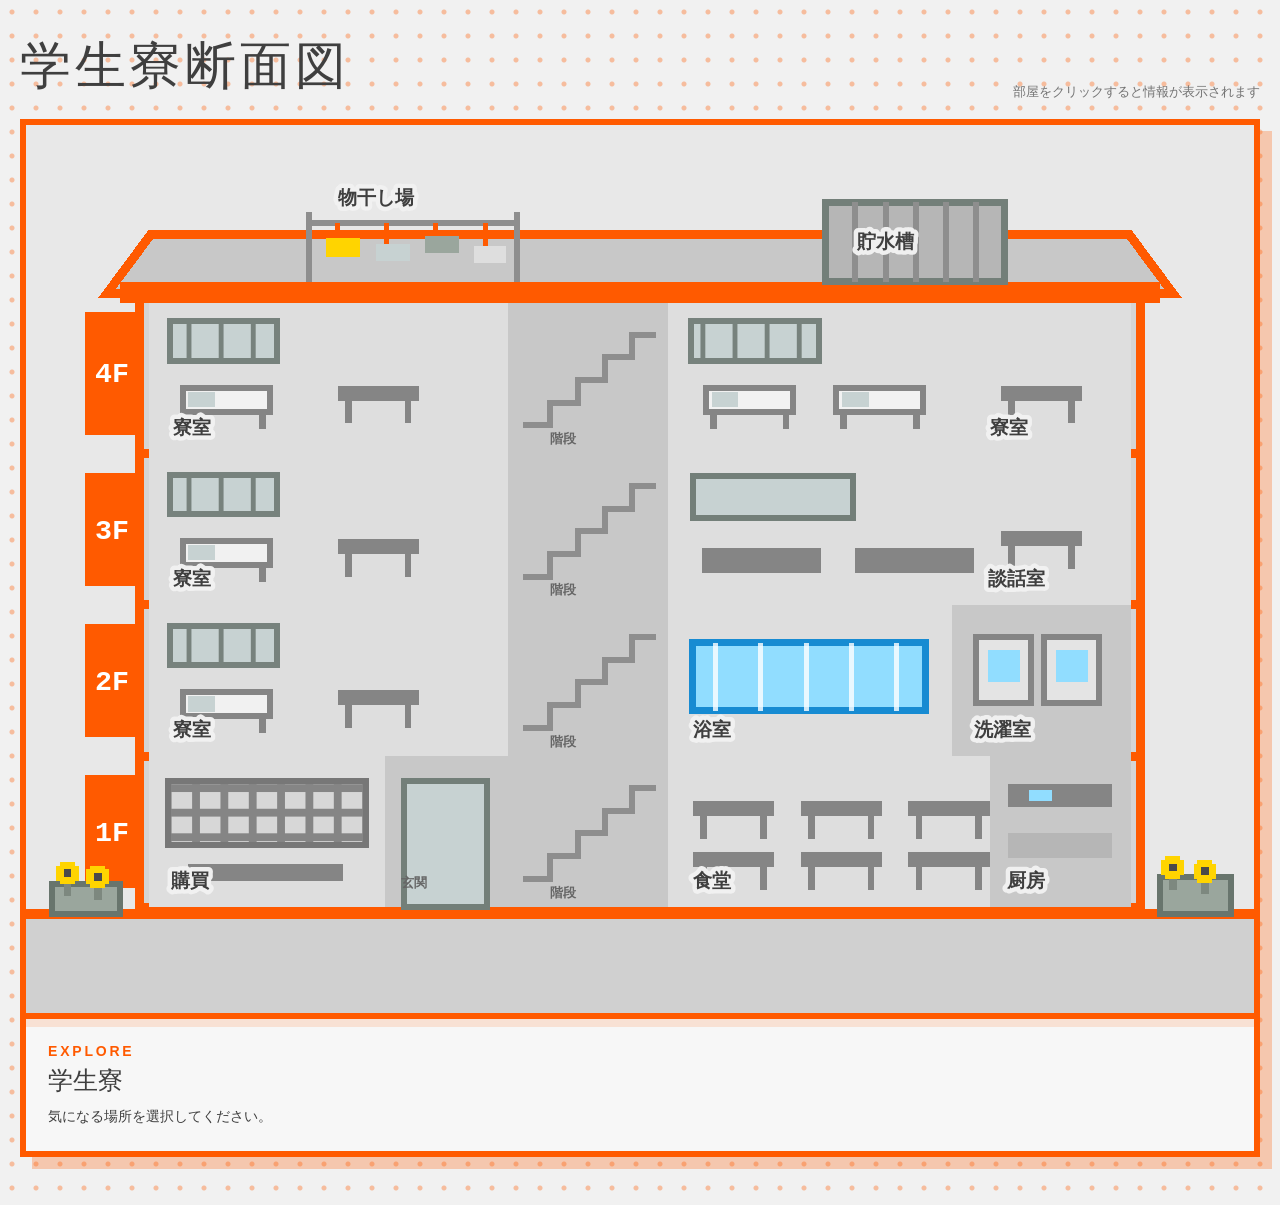
<file: dorm-cross-section-preview.html>
<!doctype html>
<html lang="ja">
<head>
  <meta charset="utf-8">
  <meta name="viewport" content="width=device-width, initial-scale=1">
  <title>夏の学校｜学生寮断面図プレビュー</title>
  <style>
    :root {
      --ink:#3f3f3f; --paper:#f1f1f1; --wall:#a9a9a9; --room:#dedede;
      --room-dark:#c8c8c8; --orange:#ff5a00; --water:#91ddff;
      --water-edge:#178bd2; --green:#9aa69d; --deep-green:#68756d; --yellow:#ffd400;
    }
    * { box-sizing:border-box; }
    body {
      margin:0; min-height:100vh; color:var(--ink);
      font-family:"Hiragino Kaku Gothic ProN","Yu Gothic",ui-monospace,monospace;
      background:radial-gradient(circle,rgba(255,90,0,.35) 0 2px,transparent 3px) 0 0/24px 24px,var(--paper);
    }
    .page { width:min(1420px,100%); margin:0 auto; padding:32px 20px 48px; }
    header { display:flex; align-items:end; justify-content:space-between; gap:24px; margin-bottom:18px; }
    h1 { margin:0; font-size:clamp(28px,4vw,54px); font-weight:500; letter-spacing:.08em; }
    header p { margin:6px 0 0; letter-spacing:.16em; opacity:.72; }
    .hint { font-family:sans-serif; font-size:13px; opacity:.7; text-align:right; }
    .section-shell {
      overflow:hidden; border:6px solid var(--orange); background:#ededed;
      box-shadow:12px 12px 0 rgba(255,90,0,.28);
    }
    svg { display:block; width:100%; height:auto; shape-rendering:crispEdges; image-rendering:pixelated; }
    svg * { vector-effect:non-scaling-stroke; }
    .cut-wall { fill:#d5d5d5; stroke:var(--orange); stroke-width:9; }
    .floor-line { stroke:var(--orange); stroke-width:9; }
    .room-fill { fill:var(--room); }
    .room-alt { fill:var(--room-dark); }
    .pixel-line { fill:none; stroke:#8e8e8e; stroke-width:6; }
    .furniture { fill:#858585; }
    .furniture-light { fill:#b6b6b6; }
    .glass { fill:#c7d2d2; stroke:#737f79; stroke-width:6; }
    .water { fill:var(--water); stroke:var(--water-edge); stroke-width:7; }
    .grass { fill:var(--green); stroke:var(--deep-green); stroke-width:6; }
    .floor-tag { fill:var(--orange); }
    .floor-tag-text { fill:#fff; font-size:30px; font-weight:700; text-anchor:middle; }
    .location { cursor:pointer; outline:none; transition:filter .16s ease; }
    .location:hover,.location:focus-visible { filter:brightness(1.04) drop-shadow(8px 8px 0 rgba(255,90,0,.42)); }
    .location:hover .room-hit,.location:focus-visible .room-hit { fill:rgba(255,90,0,.12); stroke:var(--orange); stroke-width:7; }
    .room-hit { fill:transparent; stroke:transparent; stroke-width:7; }
    .room-label {
      pointer-events: none;
      fill: var(--ink);
      font-size: 20px;
      font-weight: 700;
      paint-order: stroke;
      stroke: rgba(241, 241, 241, .98);
      stroke-width: 9px;
      stroke-linejoin: round;
      stroke-linecap: round;
    }
    .tiny-label { pointer-events:none; fill:#666; font-size:14px; font-weight:700; }
    .info-panel {
      min-height:138px; padding:20px 22px; border-top:6px solid var(--orange);
      background:rgba(248,248,248,.97); box-shadow:inset 0 8px 0 rgba(255,90,0,.14);
    }
    .eyebrow { margin:0 0 6px; font:700 11px/1.2 sans-serif; letter-spacing:.2em; color:var(--orange); }
    .info-panel h2 { margin:0 0 8px; font-size:25px; font-weight:500; }
    .info-panel p { margin:0; line-height:1.8; font-size:14px; }
    .explore-link {
      display:inline-block; margin-top:14px; padding:9px 13px;
      border:3px solid var(--orange); color:var(--orange); background:#fff;
      font-weight:700; text-decoration:none; box-shadow:4px 4px 0 rgba(255,90,0,.25);
    }
    .explore-link:hover,.explore-link:focus-visible { color:#fff; background:var(--orange); }
    .explore-link[hidden] { display:none; }
    @media (max-width:700px) {
      .page { padding:20px 10px 34px; }
      header { align-items:start; flex-direction:column; }
      .hint { text-align:left; }
      .room-label { font-size:27px; }
      .tiny-label { font-size:20px; }
    }
  </style>
</head>
<body>
  <main class="page">
    <header>
      <div>
        <h1>学生寮断面図</h1>
      </div>
      <div class="hint">部屋をクリックすると情報が表示されます</div>
    </header>

    <section class="section-shell" aria-label="学生寮断面図">
      <svg viewBox="0 0 1300 940" role="img" aria-labelledby="dorm-title dorm-desc">
        <title id="dorm-title">四階建て学生寮の断面図</title>
        <desc id="dorm-desc">寮室、浴室、洗濯室、購買、食堂、厨房、談話室を横から切り開いて見た図</desc>
        <defs>
          <pattern id="window-grid" width="34" height="26" patternUnits="userSpaceOnUse">
            <rect width="34" height="26" fill="#c7d2d2"/><rect width="5" height="26" fill="#77827d"/>
          </pattern>
          <pattern id="shelf-grid" width="30" height="26" patternUnits="userSpaceOnUse">
            <rect width="30" height="26" fill="#858585"/><rect x="4" y="4" width="22" height="18" fill="#d7d7d7"/>
          </pattern>
          <g id="bed">
            <rect x="0" y="0" width="92" height="26" fill="#f1f1f1" stroke="#858585" stroke-width="6"/>
            <rect x="6" y="5" width="28" height="16" fill="#c7d2d2"/>
            <rect x="4" y="26" width="7" height="18" fill="#858585"/><rect x="81" y="26" width="7" height="18" fill="#858585"/>
          </g>
          <g id="table">
            <rect width="86" height="16" fill="#858585"/><rect x="8" y="16" width="7" height="24" fill="#858585"/><rect x="71" y="16" width="7" height="24" fill="#858585"/>
          </g>
          <g id="sunflower">
            <rect x="-4" y="4" width="8" height="20" fill="#7d887f"/>
            <rect x="-12" y="-8" width="24" height="16" fill="#ffd400"/>
            <rect x="-8" y="-12" width="16" height="24" fill="#ffd400"/>
            <rect x="-4" y="-4" width="8" height="8" fill="#4a4a4a"/>
          </g>
        </defs>

        <rect width="1300" height="860" fill="#e8e8e8"/>
        <rect y="835" width="1300" height="105" fill="#d0d0d0"/>
        <path d="M0 835H1300" stroke="#ff5a00" stroke-width="10"/>

        <!-- 建物と屋根 -->
        <path d="M120 178H1180V828H120Z" class="cut-wall"/>
        <path d="M86 178H1214L1168 116H132Z" fill="#c8c8c8" stroke="#ff5a00" stroke-width="9"/>
        <rect x="100" y="166" width="1100" height="22" fill="#ff5a00"/>

        <!-- 屋上物干し場 -->
        <g class="location" role="button" tabindex="0" data-place="rooftop">
          <path d="M300 92V166 M520 92V166 M300 104H520" class="pixel-line"/>
          <path d="M330 104V138 M382 104V144 M434 104V136 M486 104V146" stroke="#ff5a00" stroke-width="5"/>
          <rect x="318" y="120" width="36" height="20" fill="#ffd400"/>
          <rect x="370" y="126" width="36" height="18" fill="#c7d2d2"/>
          <rect x="422" y="118" width="36" height="18" fill="#9aa69d"/>
          <rect x="474" y="128" width="34" height="18" fill="#dedede"/>
          <rect x="276" y="72" width="270" height="104" class="room-hit"/>
          <text x="330" y="84" class="room-label">物干し場</text>
        </g>

        <!-- 貯水槽 -->
        <g class="location" role="button" tabindex="0" data-place="water-tank">
          <rect x="846" y="82" width="190" height="84" fill="#b6b6b6" stroke="#737f79" stroke-width="7"/>
          <path d="M878 82V166 M910 82V166 M942 82V166 M974 82V166 M1006 82V166" class="pixel-line"/>
          <rect x="826" y="66" width="230" height="110" class="room-hit"/>
          <text x="880" y="130" class="room-label">貯水槽</text>
        </g>

        <!-- 階層線と階表示 -->
        <path d="M120 348H1180 M120 508H1180 M120 668H1180 M120 828H1180" class="floor-line"/>
        <g aria-hidden="true">
          <rect x="62" y="198" width="58" height="130" class="floor-tag"/>
          <rect x="62" y="368" width="58" height="120" class="floor-tag"/>
          <rect x="62" y="528" width="58" height="120" class="floor-tag"/>
          <rect x="62" y="688" width="58" height="120" class="floor-tag"/>
          <text x="91" y="272" class="floor-tag-text">4F</text><text x="91" y="438" class="floor-tag-text">3F</text>
          <text x="91" y="598" class="floor-tag-text">2F</text><text x="91" y="758" class="floor-tag-text">1F</text>
        </g>

        <!-- 中央階段 -->
        <g class="location" role="button" tabindex="0" data-place="stairs">
          <rect x="510" y="188" width="170" height="640" class="room-alt"/>
          <path d="M526 318H555V294H584V270H613V246H642V222H667" class="pixel-line"/>
          <path d="M526 478H555V454H584V430H613V406H642V382H667" class="pixel-line"/>
          <path d="M526 638H555V614H584V590H613V566H642V542H667" class="pixel-line"/>
          <path d="M526 798H555V774H584V750H613V726H642V702H667" class="pixel-line"/>
          <rect x="510" y="188" width="170" height="640" class="room-hit"/>
          <text x="555" y="337" class="tiny-label">階段</text><text x="555" y="497" class="tiny-label">階段</text>
          <text x="555" y="657" class="tiny-label">階段</text><text x="555" y="817" class="tiny-label">階段</text>
        </g>

        <!-- 4F：寮室A -->
        <g class="location" role="button" tabindex="0" data-place="room-401">
          <rect x="130" y="188" width="380" height="160" class="room-fill"/>
          <rect x="152" y="208" width="114" height="42" fill="url(#window-grid)" stroke="#77827d" stroke-width="6"/>
          <use href="#bed" x="166" y="278"/><use href="#table" x="330" y="276"/>
          <rect x="130" y="188" width="380" height="160" class="room-hit"/>
          <text x="156" y="327" class="room-label">寮室</text>
        </g>

        <!-- 4F：寮室B -->
        <g class="location" role="button" tabindex="0" data-place="room-402">
          <rect x="680" y="188" width="490" height="160" class="room-fill"/>
          <rect x="704" y="208" width="136" height="42" fill="url(#window-grid)" stroke="#77827d" stroke-width="6"/>
          <use href="#bed" x="720" y="278"/><use href="#bed" x="858" y="278"/><use href="#table" x="1032" y="276"/>
          <rect x="680" y="188" width="490" height="160" class="room-hit"/>
          <text x="1020" y="327" class="room-label">寮室</text>
        </g>

        <!-- 3F：寮室 -->
        <g class="location" role="button" tabindex="0" data-place="room-301">
          <rect x="130" y="348" width="380" height="160" class="room-fill"/>
          <rect x="152" y="370" width="114" height="42" fill="url(#window-grid)" stroke="#77827d" stroke-width="6"/>
          <use href="#bed" x="166" y="440"/><use href="#table" x="330" y="438"/>
          <rect x="130" y="348" width="380" height="160" class="room-hit"/>
          <text x="156" y="487" class="room-label">寮室</text>
        </g>

        <!-- 3F：談話室 -->
        <g class="location" role="button" tabindex="0" data-place="lounge">
          <rect x="680" y="348" width="490" height="160" class="room-fill"/>
          <rect x="706" y="372" width="170" height="44" class="glass"/>
          <rect x="716" y="448" width="126" height="26" class="furniture"/>
          <rect x="878" y="448" width="126" height="26" class="furniture"/>
          <use href="#table" x="1032" y="430"/>
          <rect x="680" y="348" width="490" height="160" class="room-hit"/>
          <text x="1018" y="487" class="room-label">談話室</text>
        </g>

        <!-- 2F：寮室 -->
        <g class="location" role="button" tabindex="0" data-place="room-201">
          <rect x="130" y="508" width="380" height="160" class="room-fill"/>
          <rect x="152" y="530" width="114" height="42" fill="url(#window-grid)" stroke="#77827d" stroke-width="6"/>
          <use href="#bed" x="166" y="600"/><use href="#table" x="330" y="598"/>
          <rect x="130" y="508" width="380" height="160" class="room-hit"/>
          <text x="156" y="647" class="room-label">寮室</text>
        </g>

        <!-- 2F：浴室 -->
        <g class="location" role="button" tabindex="0" data-place="bath">
          <rect x="680" y="508" width="300" height="160" class="room-fill"/>
          <rect x="706" y="548" width="246" height="72" class="water"/>
          <path d="M730 548V620 M778 548V620 M826 548V620 M874 548V620 M922 548V620" stroke="rgba(255,255,255,.8)" stroke-width="5"/>
          <rect x="680" y="508" width="300" height="160" class="room-hit"/>
          <text x="706" y="647" class="room-label">浴室</text>
        </g>

        <!-- 2F：洗濯室 -->
        <g class="location" role="button" tabindex="0" data-place="laundry">
          <rect x="980" y="508" width="190" height="160" class="room-alt"/>
          <rect x="1006" y="542" width="58" height="70" fill="#e4e4e4" stroke="#858585" stroke-width="6"/>
          <rect x="1078" y="542" width="58" height="70" fill="#e4e4e4" stroke="#858585" stroke-width="6"/>
          <rect x="1018" y="556" width="34" height="34" fill="#91ddff"/><rect x="1090" y="556" width="34" height="34" fill="#91ddff"/>
          <rect x="980" y="508" width="190" height="160" class="room-hit"/>
          <text x="1004" y="647" class="room-label">洗濯室</text>
        </g>

        <!-- 1F：購買 -->
        <g class="location" role="button" tabindex="0" data-place="shop">
          <rect x="130" y="668" width="250" height="160" class="room-fill"/>
          <rect x="150" y="694" width="210" height="68" fill="url(#shelf-grid)" stroke="#777" stroke-width="6"/>
          <rect x="172" y="782" width="164" height="18" class="furniture"/>
          <rect x="130" y="668" width="250" height="160" class="room-hit"/>
          <text x="154" y="807" class="room-label">購買</text>
        </g>

        <!-- 1F：玄関・管理人室 -->
        <g class="location" role="button" tabindex="0" data-place="entrance">
          <rect x="380" y="668" width="130" height="160" class="room-alt"/>
          <rect x="400" y="694" width="88" height="134" class="glass"/>
          <rect x="380" y="668" width="130" height="160" class="room-hit"/>
          <text x="397" y="807" class="tiny-label">玄関</text>
        </g>

        <!-- 1F：食堂 -->
        <g class="location" role="button" tabindex="0" data-place="cafeteria">
          <rect x="680" y="668" width="340" height="160" class="room-fill"/>
          <use href="#table" x="706" y="716"/><use href="#table" x="820" y="716"/><use href="#table" x="934" y="716"/>
          <use href="#table" x="706" y="770"/><use href="#table" x="820" y="770"/><use href="#table" x="934" y="770"/>
          <rect x="680" y="668" width="340" height="160" class="room-hit"/>
          <text x="706" y="807" class="room-label">食堂</text>
        </g>

        <!-- 1F：厨房 -->
        <g class="location" role="button" tabindex="0" data-place="kitchen">
          <rect x="1020" y="668" width="150" height="160" class="room-alt"/>
          <rect x="1040" y="698" width="110" height="24" class="furniture"/>
          <rect x="1040" y="750" width="110" height="26" class="furniture-light"/>
          <rect x="1062" y="704" width="24" height="12" fill="#91ddff"/>
          <rect x="1020" y="668" width="150" height="160" class="room-hit"/>
          <text x="1038" y="807" class="room-label">厨房</text>
        </g>

        <!-- 外周の植栽 -->
        <g aria-hidden="true">
          <rect x="28" y="804" width="72" height="31" class="grass"/>
          <rect x="1200" y="796" width="76" height="39" class="grass"/>
          <use href="#sunflower" x="44" y="792"/><use href="#sunflower" x="76" y="796"/>
          <use href="#sunflower" x="1214" y="786"/><use href="#sunflower" x="1248" y="790"/>
        </g>
      </svg>

      <aside class="info-panel" aria-live="polite">
        <p class="eyebrow">EXPLORE</p>
        <h2 id="place-title">学生寮</h2>
        <p id="place-copy">気になる場所を選択してください。</p>
        <a id="place-link" class="explore-link" href="#" target="_blank" rel="noopener" hidden>探索する &gt;&gt;</a>
      </aside>
    </section>
  </main>

  <script>
    const places = {
      rooftop:["物干し場","洗濯物が揺れている。"],
      "water-tank":["貯水槽","点検口には新しい鍵がかかっている。"],
      stairs:["階段","音楽が響いている。"],
      "room-401":["寮室","机の引き出しに、明日の日付で書かれた日記が入っている。"],
      "room-402":["寮室","机の引き出しに、明日の日付で書かれた日記が入っている。"],
      "room-301":["寮室","机の引き出しに、明日の日付で書かれた日記が入っている。"],
      lounge:["談話室","テレビには誰もいない食堂の映像が映っている。"],
      "room-201":["寮室","机の引き出しに、明日の日付で書かれた日記が入っている。"],
      bath:["浴室","湯船の底に貝殻が置いてあった。"],
      laundry:["洗濯室","洗濯機が回り続けている。"],
      shop:["購買","棚には必要なものが揃っている。"],
      entrance:["寮玄関","昔ながらの伝言板が設置されている。"],
      cafeteria:["食堂","人数分の食事が毎日決まった時刻に並ぶ。"],
      kitchen:["厨房","調理器具は温かい。料理をする者の姿はない。"]
    };
    const title=document.querySelector("#place-title");
    const copy=document.querySelector("#place-copy");
    const link=document.querySelector("#place-link");
    // 寮内で探索ページを公開する場所だけを指定
    const explorablePlaces = new Set([
      "laundry",
      "cafeteria"
    ]);
    function showPlace(element){
      const place=places[element.dataset.place];
      if(!place)return;
      title.textContent=place[0];
      copy.textContent=place[1];
      if(explorablePlaces.has(element.dataset.place)){
        link.href=`explore.html?place=${encodeURIComponent(`dorm-${element.dataset.place}`)}`;
        link.hidden=false;
      }else{
        link.hidden=true;
        link.removeAttribute("href");
      }
    }
    document.querySelectorAll(".location").forEach((element)=>{
      element.addEventListener("click",()=>showPlace(element));
      element.addEventListener("keydown",(event)=>{if(event.key==="Enter"||event.key===" "){event.preventDefault();showPlace(element);}});
    });
  </script>
</body>
</html>
</file>
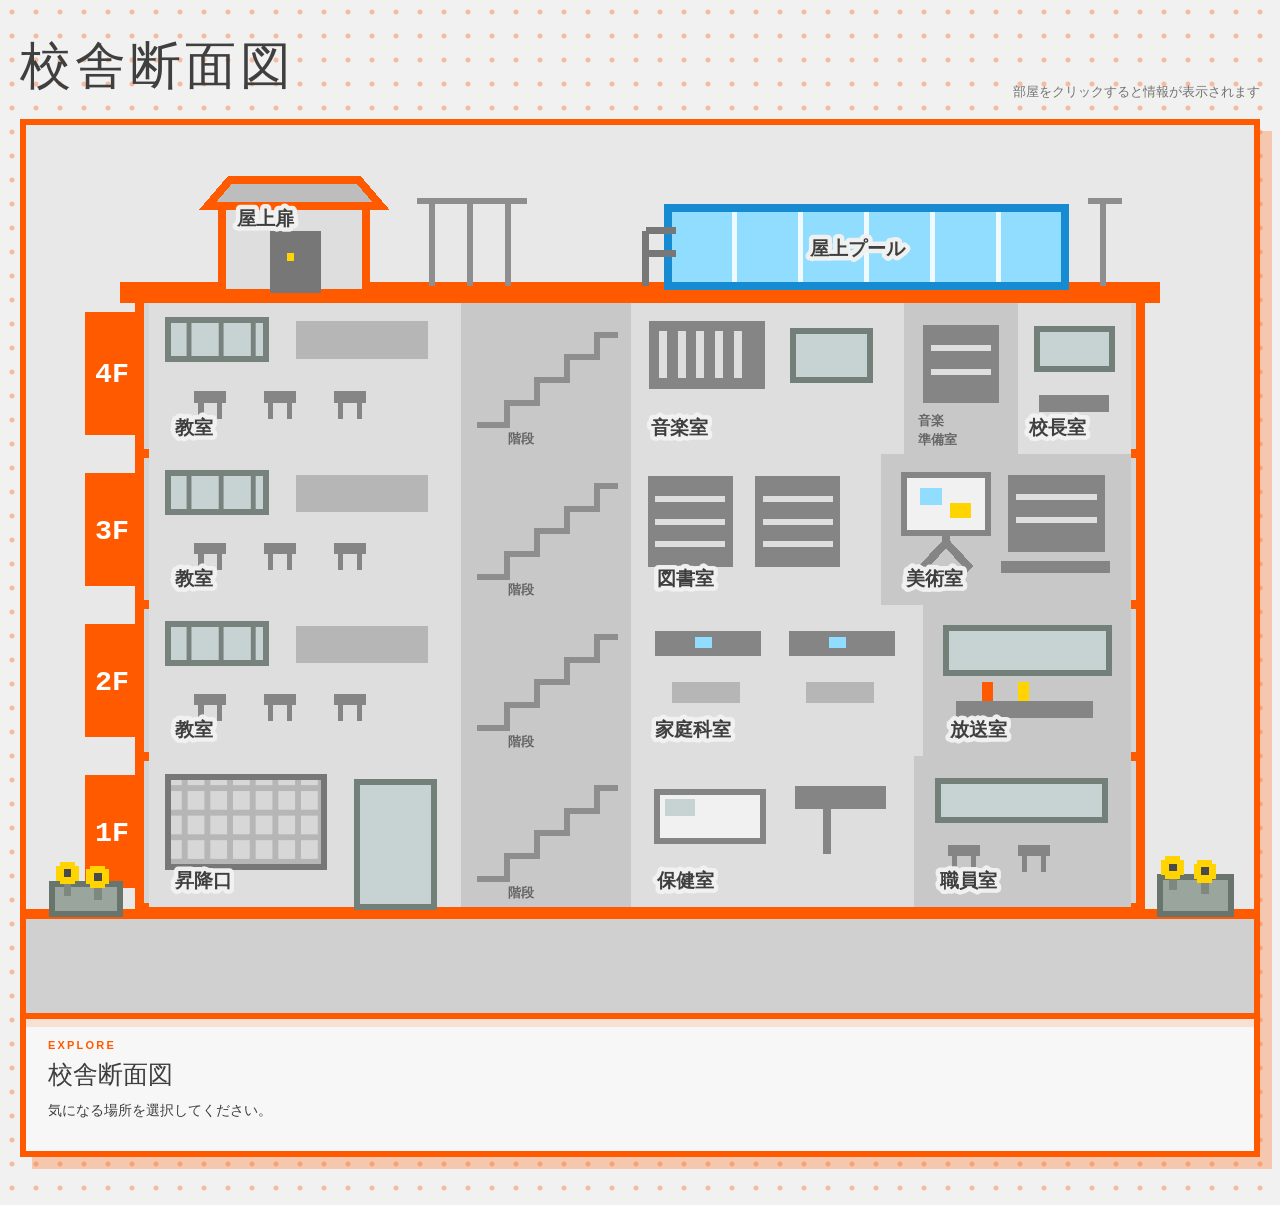
<file: school-cross-section-preview.html>
<!doctype html>
<html lang="ja">
<head>
  <meta charset="utf-8">
  <meta name="viewport" content="width=device-width, initial-scale=1">
  <title>夏の学校｜校舎断面図プレビュー</title>
  <style>
    :root {
      --ink: #3f3f3f;
      --paper: #f1f1f1;
      --wall: #a9a9a9;
      --room: #dedede;
      --room-dark: #c8c8c8;
      --orange: #ff5a00;
      --water: #91ddff;
      --water-edge: #178bd2;
      --green: #9aa69d;
      --deep-green: #68756d;
      --yellow: #ffd400;
    }

    * { box-sizing: border-box; }

    body {
      margin: 0;
      min-height: 100vh;
      color: var(--ink);
      font-family: "Hiragino Kaku Gothic ProN", "Yu Gothic", ui-monospace, monospace;
      background:
        radial-gradient(circle, rgba(255,90,0,.35) 0 2px, transparent 3px) 0 0 / 24px 24px,
        var(--paper);
    }

    .page {
      width: min(1420px, 100%);
      margin: 0 auto;
      padding: 32px 20px 48px;
    }

    header {
      display: flex;
      align-items: end;
      justify-content: space-between;
      gap: 24px;
      margin-bottom: 18px;
    }

    h1 {
      margin: 0;
      font-size: clamp(28px, 4vw, 54px);
      font-weight: 500;
      letter-spacing: .08em;
    }

    header p { margin: 6px 0 0; letter-spacing: .16em; opacity: .72; }
    .hint { font-family: sans-serif; font-size: 13px; opacity: .7; text-align: right; }

    .section-shell {
      position: relative;
      overflow: hidden;
      border: 6px solid var(--orange);
      background: #ededed;
      box-shadow: 12px 12px 0 rgba(255,90,0,.28);
    }

    svg {
      display: block;
      width: 100%;
      height: auto;
      shape-rendering: crispEdges;
      image-rendering: pixelated;
    }

    svg * { vector-effect: non-scaling-stroke; }

    .cut-wall { fill: #d5d5d5; stroke: var(--orange); stroke-width: 9; }
    .floor-line { stroke: var(--orange); stroke-width: 9; }
    .divider { stroke: #9d9d9d; stroke-width: 7; }
    .room-fill { fill: var(--room); }
    .room-alt { fill: var(--room-dark); }
    .pixel-line { fill: none; stroke: #8e8e8e; stroke-width: 6; }
    .furniture { fill: #858585; }
    .furniture-light { fill: #b6b6b6; }
    .glass { fill: #c7d2d2; stroke: #737f79; stroke-width: 6; }
    .water { fill: var(--water); stroke: var(--water-edge); stroke-width: 8; }
    .water-line { stroke: rgba(255,255,255,.86); stroke-width: 5; }
    .grass { fill: var(--green); stroke: var(--deep-green); stroke-width: 6; }

    .floor-tag { fill: var(--orange); }
    .floor-tag-text {
      fill: #fff;
      font-size: 30px;
      font-weight: 700;
      text-anchor: middle;
    }

    .location {
      cursor: pointer;
      outline: none;
      transition: filter .16s ease;
    }

    .location:hover,
    .location:focus-visible {
      filter: brightness(1.04) drop-shadow(8px 8px 0 rgba(255,90,0,.42));
    }

    .location:hover .room-hit,
    .location:focus-visible .room-hit {
      fill: rgba(255,90,0,.12);
      stroke: var(--orange);
      stroke-width: 7;
    }

    .room-hit { fill: transparent; stroke: transparent; stroke-width: 7; }

    .room-label {
      pointer-events: none;
      fill: var(--ink);
      font-size: 20px;
      font-weight: 700;
      paint-order: stroke;
      stroke: rgba(241, 241, 241, .98);
      stroke-width: 9px;
      stroke-linejoin: round;
      stroke-linecap: round;
    }

    .tiny-label {
      pointer-events: none;
      fill: #666;
      font-size: 14px;
      font-weight: 700;
    }

    .info-panel {
      min-height: 138px;
      padding: 20px 22px;
      border-top: 6px solid var(--orange);
      background: rgba(248,248,248,.97);
      box-shadow: inset 0 8px 0 rgba(255,90,0,.14);
    }

    .info-panel .eyebrow {
      margin: 0 0 6px;
      font: 700 11px/1.2 sans-serif;
      letter-spacing: .2em;
      color: var(--orange);
    }

    .info-panel h2 { margin: 0 0 8px; font-size: 25px; font-weight: 500; }
    .info-panel p { margin: 0; line-height: 1.8; font-size: 14px; }
    .explore-link {
      display: inline-block;
      margin-top: 14px;
      padding: 9px 13px;
      border: 3px solid var(--orange);
      color: var(--orange);
      background: #fff;
      font-weight: 700;
      text-decoration: none;
      box-shadow: 4px 4px 0 rgba(255,90,0,.25);
    }
    .explore-link:hover, .explore-link:focus-visible { color: #fff; background: var(--orange); }
    .explore-link[hidden] { display: none; }

    @media (max-width: 700px) {
      .page { padding: 20px 10px 34px; }
      header { align-items: start; flex-direction: column; }
      .hint { text-align: left; }
      .room-label { font-size: 27px; }
      .tiny-label { font-size: 20px; }
    }
  </style>
</head>
<body>
  <main class="page">
    <header>
      <div>
        <h1>校舎断面図</h1>
      </div>
      <div class="hint">部屋をクリックすると情報が表示されます</div>
    </header>

    <section class="section-shell" aria-label="校舎断面図">
      <svg viewBox="0 0 1300 940" role="img" aria-labelledby="section-title section-desc">
        <title id="section-title">四階建て校舎と屋上プールの断面図</title>
        <desc id="section-desc">グラウンド側から校舎の壁を切り開いて見た、教室、特別教室、階段、昇降口、屋上プールの図</desc>

        <defs>
          <pattern id="window-grid" width="34" height="26" patternUnits="userSpaceOnUse">
            <rect width="34" height="26" fill="#c7d2d2"/>
            <rect x="0" y="0" width="5" height="26" fill="#77827d"/>
          </pattern>
          <pattern id="locker-grid" width="24" height="26" patternUnits="userSpaceOnUse">
            <rect width="24" height="26" fill="#b6b6b6"/>
            <rect x="3" y="3" width="18" height="20" fill="#d7d7d7"/>
          </pattern>
          <g id="desk">
            <rect x="0" y="0" width="34" height="12" class="furniture"/>
            <rect x="4" y="12" width="6" height="17" class="furniture"/>
            <rect x="24" y="12" width="6" height="17" class="furniture"/>
          </g>
          <g id="sunflower">
            <rect x="-4" y="4" width="8" height="20" fill="#7d887f"/>
            <rect x="-12" y="-8" width="24" height="16" fill="#ffd400"/>
            <rect x="-8" y="-12" width="16" height="24" fill="#ffd400"/>
            <rect x="-4" y="-4" width="8" height="8" fill="#4a4a4a"/>
          </g>
        </defs>

        <!-- 空と地面 -->
        <rect x="0" y="0" width="1300" height="860" fill="#e8e8e8"/>
        <rect x="0" y="835" width="1300" height="105" fill="#d0d0d0"/>
        <path d="M0 835H1300" stroke="#ff5a00" stroke-width="10"/>

        <!-- 屋上の輪郭 -->
        <path d="M120 178H1180V828H120Z" class="cut-wall"/>
        <rect x="100" y="166" width="1100" height="22" fill="#ff5a00"/>

        <!-- 屋上入口 -->
        <g class="location" role="button" tabindex="0" data-place="rooftop-door">
          <rect x="208" y="86" width="152" height="92" class="room-fill" stroke="#ff5a00" stroke-width="8"/>
          <path d="M192 86H376L352 58H216Z" fill="#bdbdbd" stroke="#ff5a00" stroke-width="8"/>
          <rect x="258" y="112" width="54" height="66" fill="#777"/>
          <rect x="276" y="136" width="8" height="8" fill="#ffd400"/>
          <rect x="192" y="52" width="184" height="132" class="room-hit"/>
          <text x="223" y="106" class="room-label">屋上扉</text>
        </g>

        <!-- 屋上プール -->
        <g class="location" role="button" tabindex="0" data-place="pool">
          <rect x="680" y="88" width="420" height="82" class="water"/>
          <path d="M750 92V166 M820 92V166 M890 92V166 M960 92V166 M1030 92V166" class="water-line"/>
          <path d="M656 112V170 M656 112H688 M656 136H688" fill="none" stroke="#777" stroke-width="7"/>
          <rect x="662" y="70" width="456" height="114" class="room-hit"/>
          <text x="830" y="138" class="room-label">屋上プール</text>
        </g>

        <!-- フェンス -->
        <path d="M430 80V170 M470 80V170 M510 80V170 M1140 80V170" class="pixel-line"/>
        <path d="M414 80H530 M1124 80H1160" class="pixel-line"/>

        <!-- 階層線 -->
        <path d="M120 348H1180 M120 508H1180 M120 668H1180 M120 828H1180" class="floor-line"/>

        <!-- 階表示 -->
        <g aria-hidden="true">
          <rect x="62" y="198" width="58" height="130" class="floor-tag"/>
          <rect x="62" y="368" width="58" height="120" class="floor-tag"/>
          <rect x="62" y="528" width="58" height="120" class="floor-tag"/>
          <rect x="62" y="688" width="58" height="120" class="floor-tag"/>
          <text x="91" y="272" class="floor-tag-text">4F</text>
          <text x="91" y="438" class="floor-tag-text">3F</text>
          <text x="91" y="598" class="floor-tag-text">2F</text>
          <text x="91" y="758" class="floor-tag-text">1F</text>
        </g>

        <!-- 全階をつなぐ階段 -->
        <g class="location" role="button" tabindex="0" data-place="stairs">
          <rect x="460" y="188" width="180" height="640" class="room-alt"/>
          <path d="M477 318H509V294H541V270H573V246H605V222H627" class="pixel-line"/>
          <path d="M477 478H509V454H541V430H573V406H605V382H627" class="pixel-line"/>
          <path d="M477 638H509V614H541V590H573V566H605V542H627" class="pixel-line"/>
          <path d="M477 798H509V774H541V750H573V726H605V702H627" class="pixel-line"/>
          <rect x="460" y="188" width="180" height="640" class="room-hit"/>
          <text x="510" y="337" class="tiny-label">階段</text>
          <text x="510" y="497" class="tiny-label">階段</text>
          <text x="510" y="657" class="tiny-label">階段</text>
          <text x="510" y="817" class="tiny-label">階段</text>
        </g>

        <!-- 4F：教室 -->
        <g class="location" role="button" tabindex="0" data-place="classroom-4">
          <rect x="130" y="188" width="330" height="160" class="room-fill"/>
          <rect x="150" y="206" width="104" height="42" fill="url(#window-grid)" stroke="#77827d" stroke-width="6"/>
          <rect x="286" y="208" width="140" height="40" class="furniture-light"/>
          <use href="#desk" x="178" y="282"/><use href="#desk" x="252" y="282"/><use href="#desk" x="326" y="282"/>
          <rect x="130" y="188" width="330" height="160" class="room-hit"/>
          <text x="158" y="327" class="room-label">教室</text>
        </g>

        <!-- 4F：音楽室 -->
        <g class="location" role="button" tabindex="0" data-place="music-room">
          <rect x="640" y="188" width="290" height="160" class="room-fill"/>
          <rect x="660" y="208" width="122" height="72" class="furniture"/>
          <path d="M674 218V268 M694 218V268 M714 218V268 M734 218V268 M754 218V268" stroke="#dedede" stroke-width="8"/>
          <rect x="812" y="218" width="82" height="52" class="glass"/>
          <rect x="640" y="188" width="290" height="160" class="room-hit"/>
          <text x="662" y="327" class="room-label">音楽室</text>
        </g>

        <!-- 4F：音楽準備室 -->
        <g class="location" role="button" tabindex="0" data-place="music-prep">
          <rect x="930" y="188" width="120" height="160" class="room-alt"/>
          <rect x="950" y="212" width="80" height="82" class="furniture"/>
          <path d="M958 236H1022 M958 262H1022" stroke="#dedede" stroke-width="6"/>
          <rect x="930" y="188" width="120" height="160" class="room-hit"/>
          <text x="944" y="318" class="tiny-label">音楽</text>
          <text x="944" y="338" class="tiny-label">準備室</text>
        </g>

        <!-- 4F：校長室 -->
        <g class="location" role="button" tabindex="0" data-place="principal-room">
          <rect x="1050" y="188" width="120" height="160" class="room-fill"/>
          <rect x="1070" y="216" width="80" height="42" class="glass"/>
          <rect x="1072" y="286" width="74" height="18" class="furniture"/>
          <rect x="1050" y="188" width="120" height="160" class="room-hit"/>
          <text x="1062" y="327" class="room-label">校長室</text>
        </g>

        <!-- 3F：教室 -->
        <g class="location" role="button" tabindex="0" data-place="classroom-3">
          <rect x="130" y="348" width="330" height="160" class="room-fill"/>
          <rect x="150" y="368" width="104" height="42" fill="url(#window-grid)" stroke="#77827d" stroke-width="6"/>
          <rect x="286" y="370" width="140" height="40" class="furniture-light"/>
          <use href="#desk" x="178" y="442"/><use href="#desk" x="252" y="442"/><use href="#desk" x="326" y="442"/>
          <rect x="130" y="348" width="330" height="160" class="room-hit"/>
          <text x="158" y="487" class="room-label">教室</text>
        </g>

        <!-- 3F：図書室 -->
        <g class="location" role="button" tabindex="0" data-place="library">
          <rect x="640" y="348" width="265" height="160" class="room-fill"/>

        <!-- 本棚 -->
          <rect x="658" y="372" width="90" height="96" fill="#858585"/>
          <path
            d="M666 396H740 M666 420H740 M666 444H740"
            stroke="#dedede"
            stroke-width="6"
          />
          <rect x="772" y="372" width="90" height="96" fill="#858585"/>
          <path
            d="M780 396H854 M780 420H854 M780 444H854"
            stroke="#dedede"
            stroke-width="6"
          />
          <rect x="640" y="348" width="265" height="160" class="room-hit"/>
          <text x="668" y="487" class="room-label">図書室</text>
        </g>

        <!-- 3F：美術室 -->
        <g class="location" role="button" tabindex="0" data-place="art-room">
          <rect x="905" y="348" width="265" height="160" class="room-alt"/>
          <!-- イーゼルとキャンバス -->
          <rect
            x="930"
            y="370"
            width="88"
            height="62"
            fill="#f1f1f1"
            stroke="#858585"
            stroke-width="6"
          />
          <rect x="946" y="384" width="24" height="18" fill="#91ddff"/>
          <rect x="978" y="400" width="22" height="16" fill="#ffd400"/>
          <path
            d="M974 432V446 M974 442L948 470 M974 442L1000 470"
            fill="none"
            stroke="#858585"
            stroke-width="8"
          />
          <!-- 画材棚 -->
          <rect x="1040" y="370" width="102" height="82" class="furniture"/>
          <path
            d="M1048 394H1134 M1048 418H1134"
            stroke="#dedede"
            stroke-width="6"
          />
          <rect x="1032" y="462" width="116" height="12" class="furniture"/>
          <rect x="905" y="348" width="265" height="160" class="room-hit"/>
          <text x="932" y="487" class="room-label">美術室</text>
        </g>

        <!-- 2F：教室 -->
        <g class="location" role="button" tabindex="0" data-place="classroom-2">
          <rect x="130" y="508" width="330" height="160" class="room-fill"/>
          <rect x="150" y="528" width="104" height="42" fill="url(#window-grid)" stroke="#77827d" stroke-width="6"/>
          <rect x="286" y="530" width="140" height="40" class="furniture-light"/>
          <use href="#desk" x="178" y="602"/><use href="#desk" x="252" y="602"/><use href="#desk" x="326" y="602"/>
          <rect x="130" y="508" width="330" height="160" class="room-hit"/>
          <text x="158" y="647" class="room-label">教室</text>
        </g>

        <!-- 2F：家庭科室 -->
        <g class="location" role="button" tabindex="0" data-place="home-economics">
          <rect x="640" y="508" width="310" height="160" class="room-fill"/>
          <rect x="666" y="536" width="112" height="26" class="furniture"/>
          <rect x="808" y="536" width="112" height="26" class="furniture"/>
          <rect x="684" y="590" width="72" height="22" class="furniture-light"/>
          <rect x="826" y="590" width="72" height="22" class="furniture-light"/>
          <rect x="708" y="542" width="18" height="12" fill="#91ddff"/>
          <rect x="850" y="542" width="18" height="12" fill="#91ddff"/>
          <rect x="640" y="508" width="310" height="160" class="room-hit"/>
          <text x="666" y="647" class="room-label">家庭科室</text>
        </g>

        <!-- 2F：放送室 -->
        <g class="location" role="button" tabindex="0" data-place="broadcast-room">
          <rect x="950" y="508" width="220" height="160" class="room-alt"/>
          <rect x="974" y="532" width="172" height="48" class="glass"/>
          <rect x="984" y="610" width="146" height="18" class="furniture"/>
          <rect x="1012" y="590" width="12" height="20" fill="#ff5a00"/>
          <rect x="1050" y="590" width="12" height="20" fill="#ffd400"/>
          <rect x="950" y="508" width="220" height="160" class="room-hit"/>
          <text x="978" y="647" class="room-label">放送室</text>
        </g>

        <!-- 1F：昇降口 -->
        <g class="location" role="button" tabindex="0" data-place="entrance">
          <rect x="130" y="668" width="330" height="160" class="room-fill"/>
          <rect x="150" y="690" width="166" height="96" fill="url(#locker-grid)" stroke="#777" stroke-width="6"/>
          <rect x="350" y="696" width="82" height="132" class="glass"/>
          <rect x="130" y="668" width="330" height="160" class="room-hit"/>
          <text x="158" y="807" class="room-label">昇降口</text>
        </g>

        <!-- 1F：保健室 -->
        <g class="location" role="button" tabindex="0" data-place="infirmary">
          <rect x="640" y="668" width="300" height="160" class="room-fill"/>
          <rect x="668" y="706" width="112" height="52" fill="#f1f1f1" stroke="#858585" stroke-width="6"/>
          <rect x="676" y="714" width="32" height="18" fill="#c7d2d2"/>
          <rect x="814" y="700" width="96" height="24" class="furniture"/>
          <rect x="844" y="724" width="8" height="48" class="furniture"/>
          <rect x="640" y="668" width="300" height="160" class="room-hit"/>
          <text x="668" y="807" class="room-label">保健室</text>
        </g>

        <!-- 1F：職員室 -->
        <g class="location" role="button" tabindex="0" data-place="staff-room">
          <rect x="940" y="668" width="230" height="160" class="room-alt"/>
          <rect x="966" y="694" width="176" height="42" class="glass"/>
          <use href="#desk" x="976" y="762"/><use href="#desk" x="1050" y="762"/>
          <rect x="940" y="668" width="230" height="160" class="room-hit"/>
          <text x="968" y="807" class="room-label">職員室</text>
        </g>

        <!-- 外周の夏草と向日葵 -->
        <g aria-hidden="true">
          <rect x="28" y="804" width="72" height="31" class="grass"/>
          <rect x="1200" y="796" width="76" height="39" class="grass"/>
          <use href="#sunflower" x="44" y="792"/><use href="#sunflower" x="76" y="796"/>
          <use href="#sunflower" x="1214" y="786"/><use href="#sunflower" x="1248" y="790"/>
        </g>
      </svg>

      <aside class="info-panel" aria-live="polite">
        <p class="eyebrow">EXPLORE</p>
        <h2 id="place-title">校舎断面図</h2>
        <p id="place-copy">気になる場所を選択してください。</p>
        <a id="place-link" class="explore-link" href="#" target="_blank" rel="noopener" hidden>探索する &gt;&gt;</a>
      </aside>
    </section>
  </main>

  <script>
    const places = {
      "rooftop-door": ["屋上扉", "自由に出入りできる。"],
      pool: ["屋上プール", "どこまでも透き通っている。けれど、底には何かが沈んでいるように見える。何かはわからない。"],
      "classroom-4": ["教室", "机の数は、生徒の数より一つ多い。"],
      stairs: ["階段", "音楽が響いている。"],
      "music-room": ["音楽室", "誰かが演奏している。姿は見えない。"],
      "music-prep": ["音楽準備室", "棚に並ぶ楽器のうち、一つだけケースが空いている。"],
      "principal-room": ["校長室", "机の上に名前のない印章が置かれている。壁の歴代写真は、すべて同じ顔だ。"],
      "classroom-3": ["教室", "黒板の日付は今日になっている。"],
      library: ["図書室", "貸出記録には、知らない生徒の名前が残っている。"],
      "art-room": ["美術室","誰かが描いたのだろう、片隅に置かれたままのデッサンは少しずつ老いていく。"],
      "classroom-2": ["教室", "窓際の机に、乾ききっていない水滴の跡が残っている。"],
      "home-economics": ["家庭科室", "水の音が聞こえる。"],
      "broadcast-room": ["放送室", "電源の入っていないマイクが、ときどき誰かの呼吸を拾う。"],
      entrance: ["昇降口", "外へ通じる門はない。下駄箱には全員分の靴が揃っている。"],
      infirmary: ["保健室", "白いカーテンの向こうから、眠っている誰かの呼吸が聞こえる。"],
      "staff-room": ["職員室", "先生がいる。"]
    };

    const title = document.querySelector("#place-title");
    const copy = document.querySelector("#place-copy");
    const link = document.querySelector("#place-link");

    // 探索ページを公開する場所だけを指定
    const explorablePlaces = new Set([
      "classroom-4",
      "music-room",
      "library",
      "art-room",
      "broadcast-room",
      "infirmary"
    ]);

    function showPlace(element) {
      const place = places[element.dataset.place];
      if (!place) return;
      title.textContent = place[0];
      copy.textContent = place[1];

      if (explorablePlaces.has(element.dataset.place)) {
        link.href = `explore.html?place=${encodeURIComponent(`school-${element.dataset.place}`)}`;
        link.hidden = false;
      } else {
        link.hidden = true;
        link.removeAttribute("href");
      }
    }

    document.querySelectorAll(".location").forEach((element) => {
      element.addEventListener("click", () => showPlace(element));
      element.addEventListener("keydown", (event) => {
        if (event.key === "Enter" || event.key === " ") {
          event.preventDefault();
          showPlace(element);
        }
      });
    });
  </script>
</body>
</html>
</file>
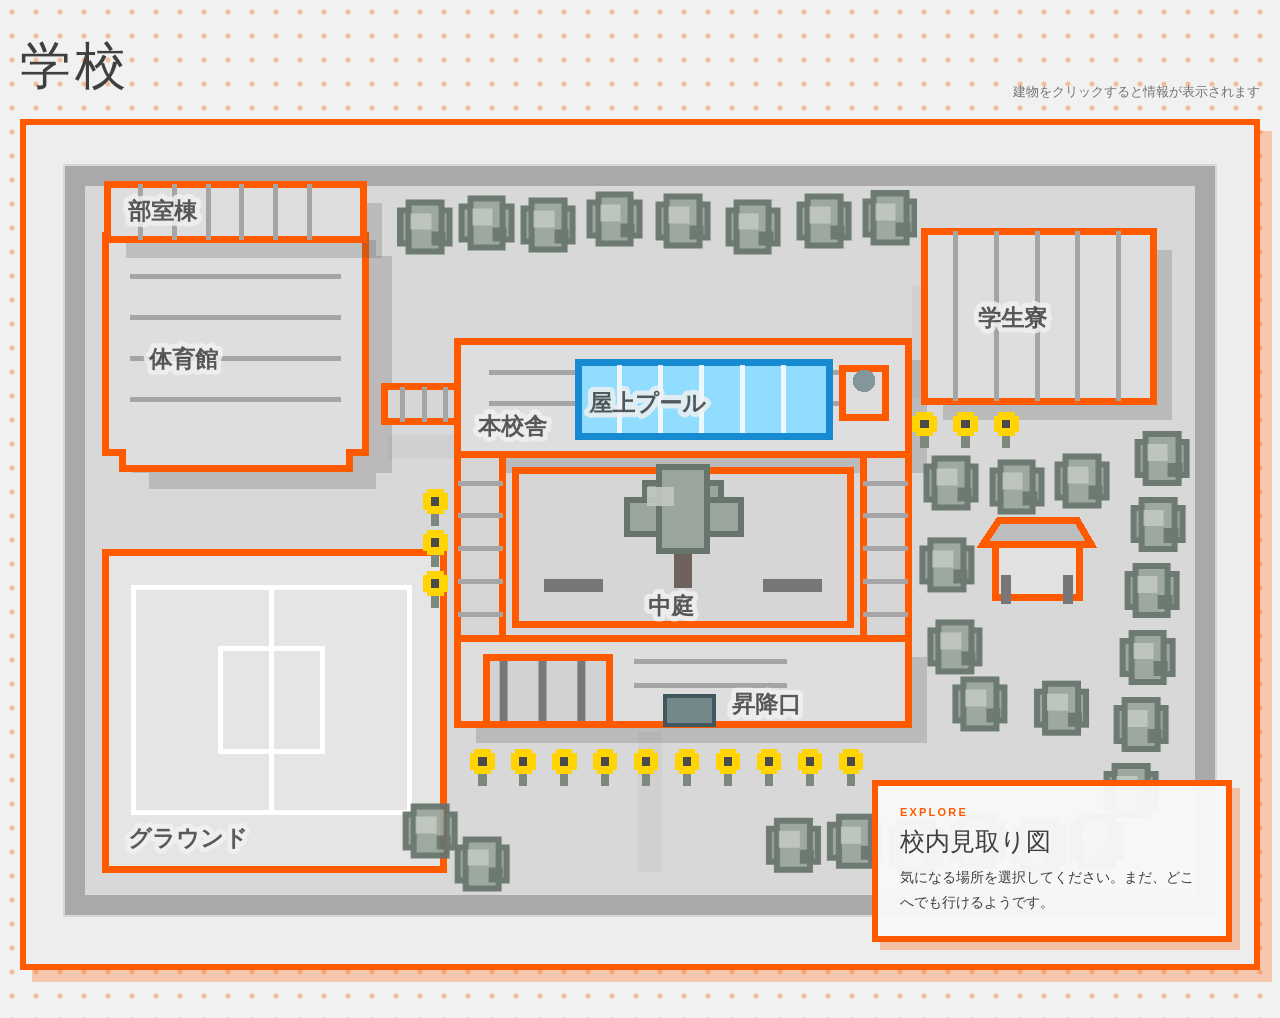
<file: school-map-preview.html>
<!doctype html>
<html lang="ja">
<head>
  <meta charset="utf-8">
  <meta name="viewport" content="width=device-width, initial-scale=1">
  <title>夏の学校｜校内見取り図プレビュー</title>
  <style>
    :root {
      --ink: #3f3f3f;
      --paper: #f1f1f1;
      --wall: #a9a9a9;
      --roof: #dedede;
      --roof-edge: #ff5a00;
      --green: #9aa69d;
      --deep-green: #68756d;
      --water: #91ddff;
      --sand: #e5e5e5;
      --accent: #ff5a00;
    }

    * { box-sizing: border-box; }

    body {
      margin: 0;
      min-height: 100vh;
      color: var(--ink);
      font-family: "Hiragino Kaku Gothic ProN", "Yu Gothic", ui-monospace, monospace;
      background:
        radial-gradient(circle, rgba(255,90,0,.35) 0 2px, transparent 3px) 0 0 / 24px 24px,
        #f1f1f1;
    }

    .page {
      width: min(1280px, 100%);
      margin: 0 auto;
      padding: 32px 20px 48px;
    }

    header {
      display: flex;
      align-items: end;
      justify-content: space-between;
      gap: 24px;
      margin-bottom: 18px;
    }

    h1 { margin: 0; font-size: clamp(28px, 4vw, 54px); font-weight: 500; letter-spacing: .08em; }
    header p { margin: 6px 0 0; letter-spacing: .16em; opacity: .72; }
    .hint { font-family: sans-serif; font-size: 13px; opacity: .7; text-align: right; }

    .map-shell {
      position: relative;
      overflow: hidden;
      border: 6px solid var(--accent);
      border-radius: 0;
      background: #ededed;
      box-shadow: 12px 12px 0 rgba(255,90,0,.28);
    }

    svg { display: block; width: 100%; height: auto; shape-rendering: crispEdges; image-rendering: pixelated; }
    svg * { vector-effect: non-scaling-stroke; }

    .site-wall { fill: none; stroke: var(--wall); stroke-width: 20; stroke-linejoin: miter; }
    .path { fill: none; stroke: #d0d0d0; stroke-width: 24; stroke-linecap: square; }
    .roof { fill: var(--roof); stroke: var(--roof-edge); stroke-width: 7; }
    .roof-detail { fill: none; stroke: #a5a5a5; stroke-width: 5; }
    .building-shadow { fill: rgba(78, 78, 78, .22); transform: translate(10px, 10px); }
    .glass-roof { fill: #d5d5d5; stroke: var(--accent); stroke-width: 7; opacity: 1; }
    .tree-crown { fill: var(--green); stroke: var(--deep-green); stroke-width: 6; }
    .tree-highlight { fill: #c1c8c3; opacity: .9; }

    .location { cursor: pointer; outline: none; transition: filter .2s ease, opacity .2s ease; }
    .location:hover, .location:focus-visible { filter: brightness(1.04) drop-shadow(8px 8px 0 rgba(255,90,0,.42)); }
    .location:hover .location-label, .location:focus-visible .location-label { opacity: 1; transform: translateY(-4px); }

    .location-label {
      pointer-events: none;
      opacity: .84;
      transition: .2s ease;
      font-family: ui-monospace, "Hiragino Kaku Gothic ProN", monospace;
      font-size: 22px;
      font-weight: 700;
      paint-order: stroke;
      fill: #3f3f3f;
      stroke: rgba(241,241,241,.98);
      stroke-width: 10px;
      stroke-linejoin: round;
    }

    .pool { fill: var(--water); stroke: #178bd2; stroke-width: 7; }
    .pool-line { stroke: rgba(255,255,255,.82); stroke-width: 5; }
    .ground { fill: var(--sand); stroke: var(--accent); stroke-width: 7; }
    .ground-line { fill: none; stroke: #ffffff; stroke-width: 5; }
    .courtyard { fill: #d6d6d6; stroke: var(--accent); stroke-width: 7; }

    .info-panel {
      position: absolute;
      right: 22px;
      bottom: 22px;
      width: min(360px, calc(100% - 44px));
      min-height: 138px;
      padding: 20px 22px;
      border: 6px solid var(--accent);
      border-radius: 0;
      background: rgba(248, 248, 248, .96);
      box-shadow: 8px 8px 0 rgba(255,90,0,.30);
    }

    .info-panel .eyebrow { margin: 0 0 6px; font: 700 11px/1.2 sans-serif; letter-spacing: .2em; color: var(--accent); }
    .info-panel h2 { margin: 0 0 8px; font-size: 25px; font-weight: 500; }
    .info-panel p { margin: 0; line-height: 1.8; font-size: 14px; }

    @media (max-width: 700px) {
      .page { padding: 20px 10px 34px; }
      header { align-items: start; flex-direction: column; }
      .hint { text-align: left; }
      .map-shell { border-radius: 0; }
      .info-panel { position: relative; right: auto; bottom: auto; width: auto; margin: 10px; }
      .location-label { font-size: 28px; }
    }
  </style>
</head>
<body>
  <main class="page">
    <header>
      <div>
        <h1>学校</h1>
      </div>
      <div class="hint">建物をクリックすると情報が表示されます</div>
    </header>

    <section class="map-shell" aria-label="校内見取り図">
      <svg viewBox="0 0 1200 820" role="img" aria-labelledby="map-title map-desc">
        <title id="map-title">壁に囲まれた夏の学校</title>
        <desc id="map-desc">真上から見た、屋上プールのある本校舎、体育館、部室棟、学生寮、グラウンド、昇降口の見取り図</desc>

        <defs>
          <g id="tree">
            <rect class="tree-crown" x="-24" y="-16" width="48" height="32"/>
            <rect class="tree-crown" x="-16" y="-24" width="32" height="48"/>
            <rect class="tree-highlight" x="-14" y="-14" width="20" height="16"/>
            <rect fill="#68756d" x="6" y="4" width="14" height="14"/>
          </g>
          <g id="sunflower">
            <rect x="-4" y="4" width="8" height="20" fill="#7d887f"/>
            <rect x="-12" y="-8" width="24" height="16" fill="#ffd400"/>
            <rect x="-8" y="-12" width="16" height="24" fill="#ffd400"/>
            <rect x="-4" y="-4" width="8" height="8" fill="#4a4a4a"/>
          </g>
          <pattern id="piloti" width="38" height="34" patternUnits="userSpaceOnUse">
            <rect width="38" height="34" fill="#d2d2d2"/>
            <rect x="7" y="0" width="8" height="34" fill="#777"/>
          </pattern>
        </defs>

        <!-- 敷地 -->
        <rect x="36" y="38" width="1128" height="736" fill="#d8d8d8"/>
        <rect x="48" y="50" width="1104" height="712" class="site-wall"/>

        <!-- グラウンド -->
        <g class="location" tabindex="0" role="button" data-place="ground">
          <rect x="78" y="418" width="330" height="310" class="ground"/>
          <rect x="105" y="452" width="270" height="220" class="ground-line"/>
          <rect x="190" y="512" width="100" height="100" class="ground-line"/>
          <line x1="240" y1="452" x2="240" y2="672" class="ground-line"/>
          <text x="100" y="705" class="location-label">グラウンド</text>
        </g>

        <!-- 遊歩道 -->
        <path d="M610 718 L610 660 L610 605" class="path"/>
        <path d="M878 255 L878 168" class="path"/>
        <path d="M365 315 L430 315" class="path"/>

        <!-- 体育館 -->
        <g class="location" tabindex="0" role="button" data-place="gym">
          <path d="M94 118H110V102H332V118H348V330H332V346H110V330H94Z" class="building-shadow"/>
          <path d="M78 108H94V92H316V108H332V320H316V336H94V320H78Z" class="roof"/>
          <path d="M102 148H308 M102 188H308 M102 228H308 M102 268H308" class="roof-detail"/>
          <text x="120" y="236" class="location-label">体育館</text>
        </g>

        <!-- 部室棟 -->
        <g class="location" tabindex="0" role="button" data-place="clubrooms">
          <rect x="88" y="66" width="250" height="54" class="building-shadow"/>
          <rect x="80" y="58" width="250" height="54" class="roof"/>
          <path d="M112 58v54 M145 58v54 M178 58v54 M211 58v54 M244 58v54 M277 58v54" class="roof-detail"/>
          <text x="100" y="92" class="location-label">部室棟</text>
        </g>

        <!-- 体育館への渡り廊下 -->
        <rect x="350" y="256" width="104" height="34" class="glass-roof"/>
        <path d="M368 256v34 M389 256v34 M410 256v34 M431 256v34" class="roof-detail"/>

        <!-- 本校舎北棟 -->
        <g class="location" tabindex="0" role="button" data-place="school">
          <rect x="430" y="220" width="440" height="110" class="building-shadow"/>
          <rect x="422" y="212" width="440" height="110" class="roof"/>
          <path d="M452 242 H832 M452 272 H832" class="roof-detail"/>
          <text x="442" y="302" class="location-label">本校舎</text>
        </g>

        <!-- 屋上プール -->
        <g class="location" tabindex="0" role="button" data-place="rooftop">
          <rect x="540" y="232" width="245" height="72" class="pool"/>
          <line x1="580" y1="235" x2="580" y2="301" class="pool-line"/>
          <line x1="620" y1="235" x2="620" y2="301" class="pool-line"/>
          <line x1="660" y1="235" x2="660" y2="301" class="pool-line"/>
          <line x1="700" y1="235" x2="700" y2="301" class="pool-line"/>
          <line x1="740" y1="235" x2="740" y2="301" class="pool-line"/>
          <rect x="798" y="238" width="42" height="48" class="roof"/>
          <circle cx="819" cy="250" r="11" fill="#849699"/>
          <text x="550" y="279" class="location-label">屋上プール</text>
        </g>

        <!-- 左右の渡り廊下：南北をつないでロの字にする -->
        <rect x="422" y="322" width="44" height="180" class="glass-roof"/>
        <path d="M422 350h44 M422 382h44 M422 414h44 M422 446h44 M422 478h44" class="roof-detail"/>
        <rect x="818" y="322" width="44" height="180" class="glass-roof"/>
        <path d="M818 350h44 M818 382h44 M818 414h44 M818 446h44 M818 478h44" class="roof-detail"/>

        <!-- 中庭 -->
        <g class="location" tabindex="0" role="button" data-place="courtyard">
          <rect x="478" y="338" width="328" height="150" class="courtyard"/>
          <!-- 夏の桜：中庭の中央に、青葉を四角い塊で表現 -->
          <rect x="633" y="386" width="18" height="66" fill="#6f625b"/>
          <rect x="605" y="350" width="74" height="50" class="tree-crown"/>
          <rect x="587" y="366" width="112" height="34" class="tree-crown"/>
          <rect x="619" y="334" width="46" height="82" class="tree-crown"/>
          <rect x="607" y="354" width="26" height="18" class="tree-highlight"/>
          <!-- ベンチ -->
          <rect x="506" y="444" width="58" height="12" fill="#777"/>
          <rect x="720" y="444" width="58" height="12" fill="#777"/>
          <text x="608" y="478" class="location-label">中庭</text>
        </g>

        <!-- 木立の中の東屋 -->
        <g aria-label="木立の中の東屋">
          <rect x="947" y="410" width="82" height="52" fill="#e2e2e2" stroke="#ff5a00" stroke-width="7"/>
          <path d="M935 410H1041L1027 386H951Z" fill="#bdbdbd" stroke="#ff5a00" stroke-width="7"/>
          <rect x="953" y="440" width="10" height="28" fill="#777"/>
          <rect x="1013" y="440" width="10" height="28" fill="#777"/>
        </g>

        <!-- 寮 -->
        <g class="location" tabindex="0" role="button" data-place="dormitory">
          <rect x="886" y="112" width="224" height="166" class="building-shadow"/>
          <rect x="878" y="104" width="224" height="166" class="roof"/>
          <path d="M908 104v166 M948 104v166 M988 104v166 M1028 104v166 M1068 104v166" class="roof-detail"/>
          <text x="930" y="196" class="location-label">学生寮</text>
        </g>

        <!-- 南棟と一体化した昇降口 -->
        <g class="location" tabindex="0" role="button" data-place="entrance">
          <rect x="430" y="510" width="440" height="84" class="building-shadow"/>
          <rect x="422" y="502" width="440" height="84" class="roof"/>
          <rect x="450" y="520" width="120" height="66" fill="url(#piloti)" stroke="#ff5a00" stroke-width="7"/>
          <path d="M594 524h150 M594 548h150" class="roof-detail"/>
          <rect x="624" y="558" width="48" height="28" fill="#758889" stroke="#40585d" stroke-width="4"/>
          <text x="690" y="574" class="location-label">昇降口</text>
        </g>

        <!-- 校舎の外周に咲く向日葵 -->
        <g aria-label="校舎外周の向日葵">
          <use href="#sunflower" x="400" y="368"/><use href="#sunflower" x="400" y="408"/><use href="#sunflower" x="400" y="448"/>
          <use href="#sunflower" x="446" y="622"/><use href="#sunflower" x="486" y="622"/><use href="#sunflower" x="526" y="622"/>
          <use href="#sunflower" x="566" y="622"/><use href="#sunflower" x="606" y="622"/><use href="#sunflower" x="646" y="622"/>
          <use href="#sunflower" x="686" y="622"/><use href="#sunflower" x="726" y="622"/><use href="#sunflower" x="766" y="622"/><use href="#sunflower" x="806" y="622"/>
          <use href="#sunflower" x="878" y="292"/><use href="#sunflower" x="918" y="292"/><use href="#sunflower" x="958" y="292"/>
        </g>

        <!-- 木々 -->
        <g opacity=".95">
          <use href="#tree" x="390" y="100"/><use href="#tree" x="450" y="96"/>
          <use href="#tree" x="510" y="98"/><use href="#tree" x="575" y="92"/>
          <use href="#tree" x="642" y="94"/><use href="#tree" x="710" y="100"/>
          <use href="#tree" x="780" y="94"/><use href="#tree" x="844" y="91"/>
          <use href="#tree" x="1110" y="326"/><use href="#tree" x="1106" y="390"/>
          <use href="#tree" x="1100" y="455"/><use href="#tree" x="1096" y="520"/>
          <use href="#tree" x="1090" y="586"/><use href="#tree" x="1080" y="650"/>
          <use href="#tree" x="750" y="704"/><use href="#tree" x="810" y="700"/>
          <use href="#tree" x="870" y="705"/><use href="#tree" x="930" y="700"/>
          <use href="#tree" x="990" y="704"/><use href="#tree" x="1046" y="700"/>
          <use href="#tree" x="395" y="690"/><use href="#tree" x="446" y="722"/>
          <use href="#tree" x="904" y="350"/><use href="#tree" x="968" y="354"/>
          <use href="#tree" x="1032" y="348"/><use href="#tree" x="900" y="430"/>
          <use href="#tree" x="908" y="510"/><use href="#tree" x="932" y="566"/>
          <use href="#tree" x="1012" y="570"/>
        </g>
      </svg>

      <aside class="info-panel" aria-live="polite">
        <p class="eyebrow">EXPLORE</p>
        <h2 id="place-title">校内見取り図</h2>
        <p id="place-copy">気になる場所を選択してください。まだ、どこへでも行けるようです。</p>
      </aside>
    </section>
  </main>

  <script>
    const places = {
      school: ["本校舎", "北棟と昇降口を、左右の渡り廊下がつないでいる。廊下には、人の気配だけが残っている。"],
      rooftop: ["屋上プール", "水面は揺れている。風はない。"],
      courtyard: ["中庭", "中央には夏の青葉を茂らせた桜。その横にベンチがある。誰かを待つためのような。"],
      gym: ["体育館", "扉には鍵がかかっている。中からボールの弾む音が聞こえた。"],
      clubrooms: ["部室棟", "使われていないはずの部室に、まだ新しい私物が残されている。"],
      dormitory: ["学生寮", "賑やかな声が聞こえる。建物は古びている。"],
      entrance: ["昇降口", "外へ通じる門はない。下駄箱には全員分の靴が揃っている。"],
      ground: ["グラウンド", "白線の先は高い壁で途切れている。空だけが、どこまでも広い。"]
    };

    const title = document.querySelector("#place-title");
    const copy = document.querySelector("#place-copy");

    function showPlace(element) {
      const place = places[element.dataset.place];
      if (!place) return;
      title.textContent = place[0];
      copy.textContent = place[1];
    }

    document.querySelectorAll(".location").forEach((element) => {
      element.addEventListener("click", () => showPlace(element));
      element.addEventListener("keydown", (event) => {
        if (event.key === "Enter" || event.key === " ") {
          event.preventDefault();
          showPlace(element);
        }
      });
    });
  </script>
</body>
</html>
</file>
